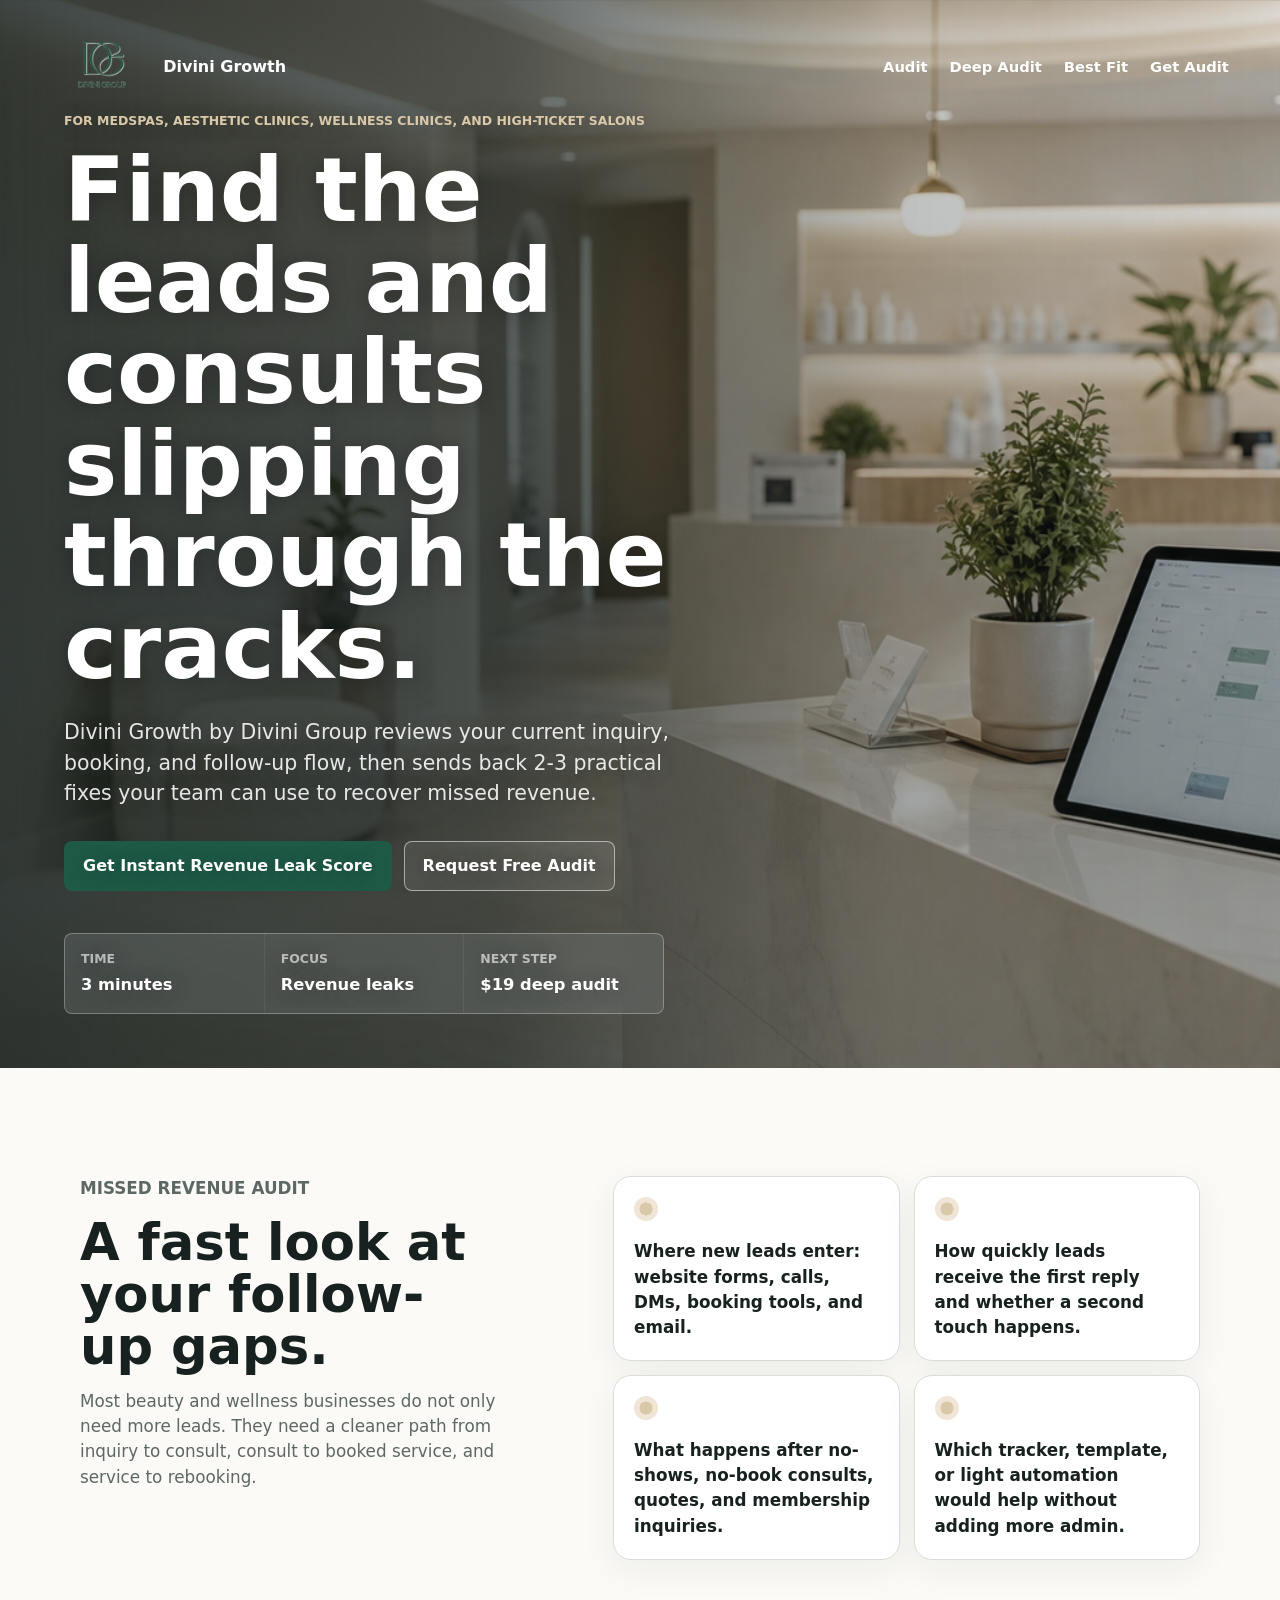
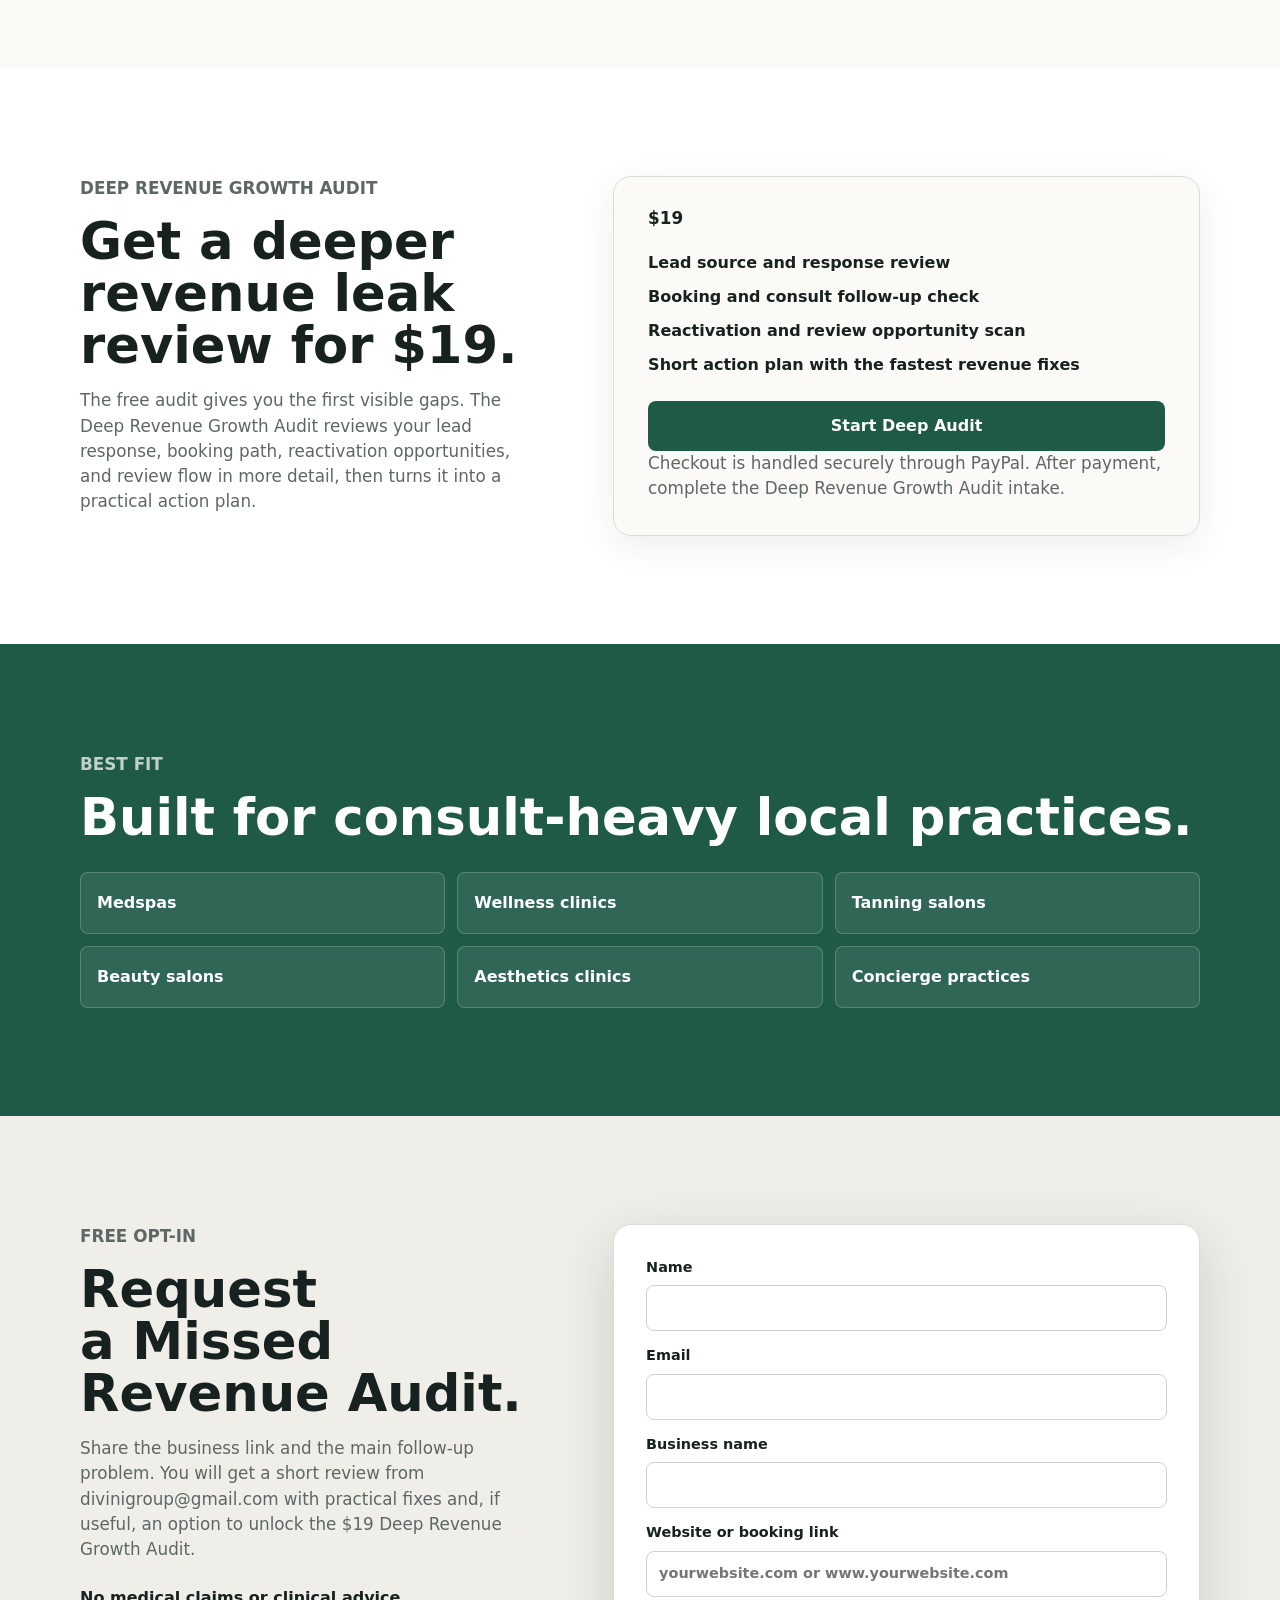
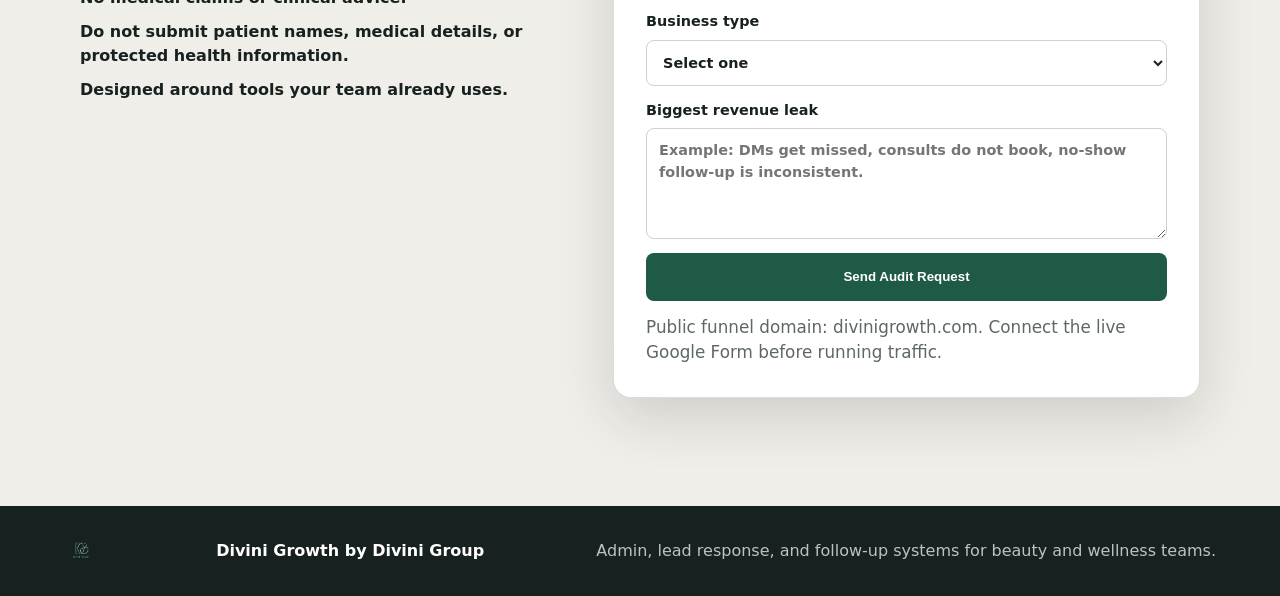
<file: index.html>
<!doctype html>
<html lang="en">
  <head>
    <meta charset="utf-8">
    <meta name="viewport" content="width=device-width, initial-scale=1">
    <title>Divini Growth by Divini Group | Missed Revenue Audit</title>
    <meta name="description" content="A free missed revenue audit for medspas, aesthetic clinics, wellness clinics, and high-ticket salons from Divini Growth by Divini Group.">
    <link rel="icon" type="image/png" href="./assets/logo/divini-logo-transparent.png">
    <link rel="apple-touch-icon" href="./assets/logo/divini-logo-transparent.png">
    <link rel="stylesheet" href="./styles.css">
  </head>
  <body>
    <header class="site-header" aria-label="Site header">
      <a class="brand" href="#top" aria-label="Divini Growth by Divini Group home">
        <img class="brand-logo" src="./assets/logo/divini-logo-transparent.png" alt="Divini Group logo">
        <span>Divini Growth</span>
      </a>
      <nav class="nav-links" aria-label="Main navigation">
        <a href="#audit">Audit</a>
        <a href="#paid-audit">Deep Audit</a>
        <a href="#fit">Best Fit</a>
        <a href="#opt-in">Get Audit</a>
      </nav>
    </header>

    <main id="top">
      <section class="hero" aria-labelledby="hero-title">
        <div class="hero-bg" aria-hidden="true"></div>
        <div class="hero-overlay" aria-hidden="true"></div>
        <div class="hero-content">
          <p class="eyebrow">For medspas, aesthetic clinics, wellness clinics, and high-ticket salons</p>
          <h1 id="hero-title">Find the leads and consults slipping through the cracks.</h1>
          <p class="hero-copy">
            Divini Growth by Divini Group reviews your current inquiry, booking, and follow-up flow, then sends back 2-3 practical fixes your team can use to recover missed revenue.
          </p>
          <div class="hero-actions">
            <a class="button primary" href="./audit.html">Get Instant Revenue Leak Score</a>
            <a class="button secondary" href="#opt-in">Request Free Audit</a>
          </div>
          <dl class="proof-strip" aria-label="Offer details">
            <div>
              <dt>Time</dt>
              <dd>3 minutes</dd>
            </div>
            <div>
              <dt>Focus</dt>
              <dd>Revenue leaks</dd>
            </div>
            <div>
              <dt>Next step</dt>
              <dd>$19 deep audit</dd>
            </div>
          </dl>
        </div>
      </section>

      <section class="section" id="audit" aria-labelledby="audit-title">
        <div class="section-inner two-column">
          <div>
            <p class="section-kicker">Missed Revenue Audit</p>
            <h2 id="audit-title">A fast look at your follow-up gaps.</h2>
            <p>
              Most beauty and wellness businesses do not only need more leads. They need a cleaner path from inquiry to consult, consult to booked service, and service to rebooking.
            </p>
          </div>
          <div class="check-grid" aria-label="Audit checkpoints">
            <div class="check-item">
              <span aria-hidden="true"></span>
              <p>Where new leads enter: website forms, calls, DMs, booking tools, and email.</p>
            </div>
            <div class="check-item">
              <span aria-hidden="true"></span>
              <p>How quickly leads receive the first reply and whether a second touch happens.</p>
            </div>
            <div class="check-item">
              <span aria-hidden="true"></span>
              <p>What happens after no-shows, no-book consults, quotes, and membership inquiries.</p>
            </div>
            <div class="check-item">
              <span aria-hidden="true"></span>
              <p>Which tracker, template, or light automation would help without adding more admin.</p>
            </div>
          </div>
        </div>
      </section>

      <section class="section paid-audit" id="paid-audit" aria-labelledby="paid-audit-title">
        <div class="section-inner two-column">
          <div>
            <p class="section-kicker">Deep Revenue Growth Audit</p>
            <h2 id="paid-audit-title">Get a deeper revenue leak review for $19.</h2>
            <p>
              The free audit gives you the first visible gaps. The Deep Revenue Growth Audit reviews your lead response, booking path, reactivation opportunities, and review flow in more detail, then turns it into a practical action plan.
            </p>
          </div>
          <div class="offer-box">
            <p class="offer-price">$19</p>
            <ul class="plain-list">
              <li>Lead source and response review</li>
              <li>Booking and consult follow-up check</li>
              <li>Reactivation and review opportunity scan</li>
              <li>Short action plan with the fastest revenue fixes</li>
            </ul>
            <a class="button primary full" id="paidAuditLink" href="#" data-payment-provider="paypal">Start Deep Audit</a>
            <p class="form-note">
              Checkout is handled securely through PayPal. After payment, complete the Deep Revenue Growth Audit intake.
            </p>
          </div>
        </div>
      </section>

      <section class="section contrast" id="fit" aria-labelledby="fit-title">
        <div class="section-inner">
          <p class="section-kicker">Best fit</p>
          <h2 id="fit-title">Built for consult-heavy local practices.</h2>
          <div class="fit-list" aria-label="Best fit business types">
            <span>Medspas</span>
            <span>Wellness clinics</span>
            <span>Tanning salons</span>
            <span>Beauty salons</span>
            <span>Aesthetics clinics</span>
            <span>Concierge practices</span>
          </div>
        </div>
      </section>

      <section class="section form-section" id="opt-in" aria-labelledby="form-title">
        <div class="section-inner form-layout">
          <div>
          <p class="section-kicker">Free opt-in</p>
            <h2 id="form-title">Request a Missed Revenue Audit.</h2>
            <p>
              Share the business link and the main follow-up problem. You will get a short review from divinigroup@gmail.com with practical fixes and, if useful, an option to unlock the $19 Deep Revenue Growth Audit.
            </p>
            <ul class="plain-list">
              <li>No medical claims or clinical advice.</li>
              <li>Do not submit patient names, medical details, or protected health information.</li>
              <li>Designed around tools your team already uses.</li>
            </ul>
          </div>

          <form class="lead-form" id="leadForm">
            <label>
              Name
              <input name="name" autocomplete="name" required>
            </label>
            <label>
              Email
              <input type="email" name="email" autocomplete="email" required>
            </label>
            <label>
              Business name
              <input name="business" autocomplete="organization" required>
            </label>
            <label>
              Website or booking link
              <input type="text" name="website" inputmode="url" placeholder="yourwebsite.com or www.yourwebsite.com" required>
            </label>
            <label>
              Business type
              <select name="business_type" required>
                <option value="">Select one</option>
                <option>Medspa</option>
                <option>Wellness clinic</option>
                <option>Aesthetics clinic</option>
                <option>Functional or concierge clinic</option>
                <option>High-ticket salon</option>
                <option>Tanning salon</option>
                <option>Other consult-heavy business</option>
              </select>
            </label>
            <label>
              Biggest revenue leak
              <textarea name="issue" rows="4" placeholder="Example: DMs get missed, consults do not book, no-show follow-up is inconsistent." required></textarea>
            </label>
            <button class="button primary full" type="submit">Send Audit Request</button>
            <p class="form-note">
              Public funnel domain: divinigrowth.com. Connect the live Google Form before running traffic.
            </p>
          </form>
        </div>
      </section>
    </main>

    <footer class="site-footer">
      <img class="footer-logo" src="./assets/logo/divini-logo-transparent.png" alt="Divini Group logo">
      <span>Divini Growth by Divini Group</span>
      <span>Admin, lead response, and follow-up systems for beauty and wellness teams.</span>
    </footer>

    <script src="./script.js"></script>
  </body>
</html>
</file>
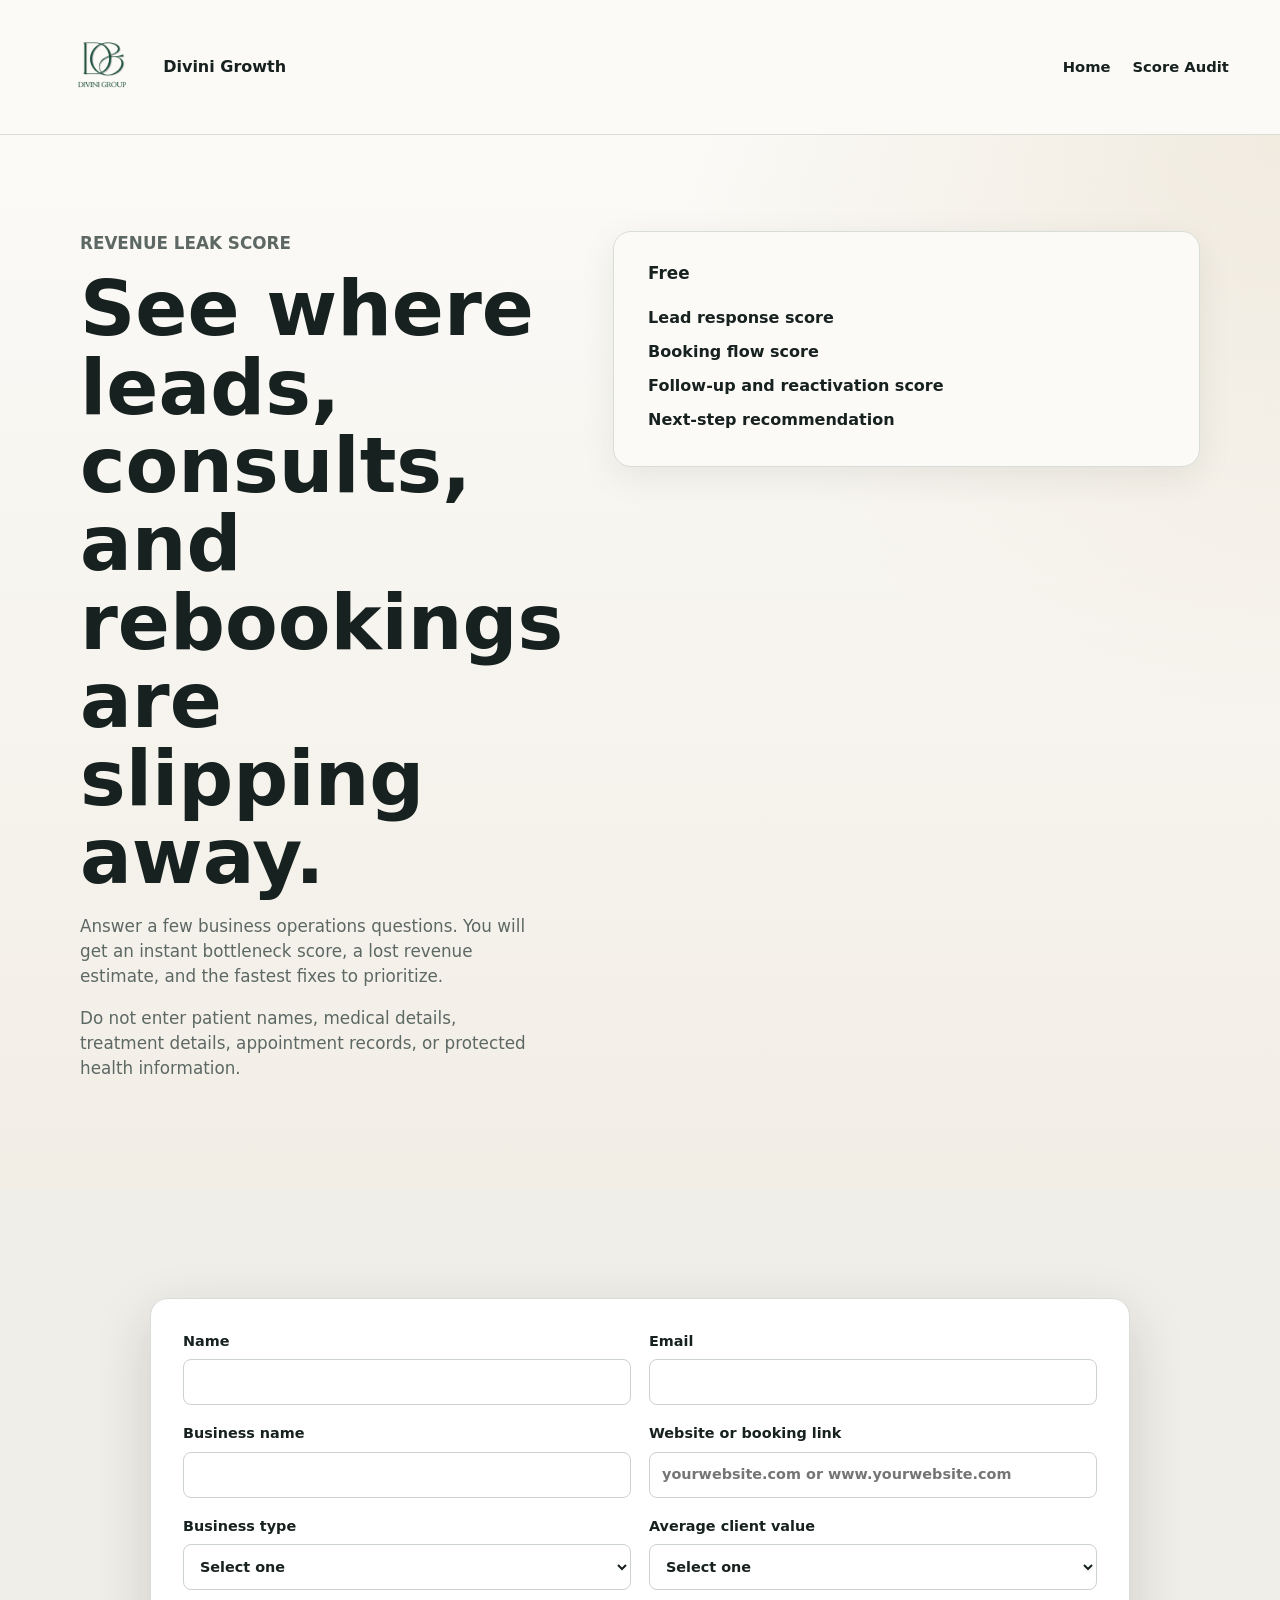
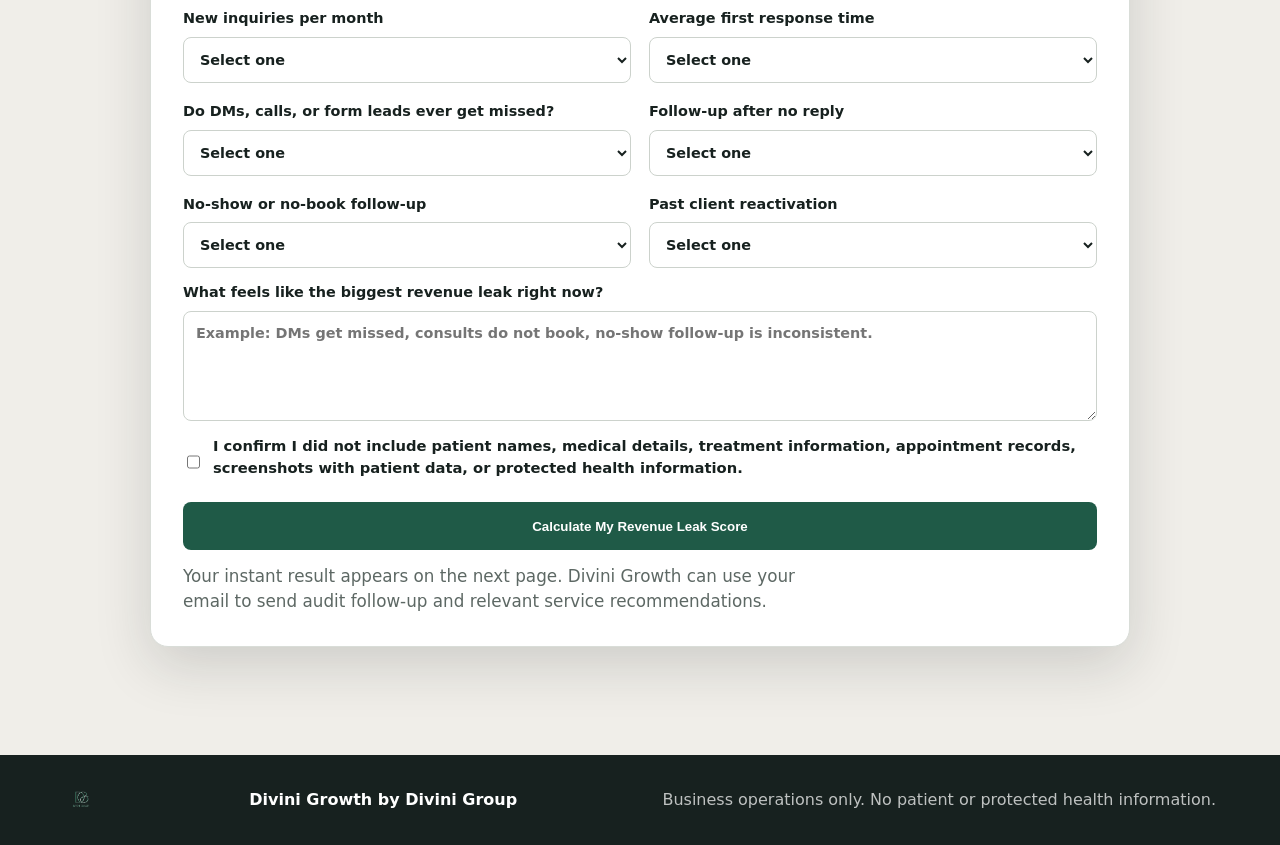
<file: audit.html>
<!doctype html>
<html lang="en">
  <head>
    <meta charset="utf-8">
    <meta name="viewport" content="width=device-width, initial-scale=1">
    <title>Revenue Leak Score | Divini Growth by Divini Group</title>
    <meta name="description" content="Get an instant Revenue Leak Score for your medspa, wellness clinic, aesthetics clinic, salon, or consult-heavy business.">
    <link rel="icon" type="image/png" href="./assets/logo/divini-logo-transparent.png">
    <link rel="stylesheet" href="./styles.css">
  </head>
  <body class="audit-page">
    <header class="site-header audit-header" aria-label="Site header">
      <a class="brand" href="./index.html" aria-label="Divini Growth home">
        <img class="brand-logo" src="./assets/logo/divini-logo-transparent.png" alt="Divini Group logo">
        <span>Divini Growth</span>
      </a>
      <nav class="nav-links" aria-label="Main navigation">
        <a href="./index.html">Home</a>
        <a href="#score-form">Score Audit</a>
      </nav>
    </header>

    <main>
      <section class="section audit-hero">
        <div class="section-inner two-column">
          <div>
            <p class="section-kicker">Revenue Leak Score</p>
            <h1>See where leads, consults, and rebookings are slipping away.</h1>
            <p>
              Answer a few business operations questions. You will get an instant bottleneck score, a lost revenue estimate, and the fastest fixes to prioritize.
            </p>
            <p class="form-note">Do not enter patient names, medical details, treatment details, appointment records, or protected health information.</p>
          </div>
          <div class="offer-box">
            <p class="offer-price">Free</p>
            <ul class="plain-list">
              <li>Lead response score</li>
              <li>Booking flow score</li>
              <li>Follow-up and reactivation score</li>
              <li>Next-step recommendation</li>
            </ul>
          </div>
        </div>
      </section>

      <section class="section form-section" id="score-form">
        <div class="section-inner">
          <form class="lead-form audit-form" id="revenueLeakForm">
            <div class="form-grid">
              <label>
                Name
                <input name="name" autocomplete="name" required>
              </label>
              <label>
                Email
                <input type="email" name="email" autocomplete="email" required>
              </label>
              <label>
                Business name
                <input name="business" autocomplete="organization" required>
              </label>
              <label>
                Website or booking link
                <input type="text" name="website" inputmode="url" placeholder="yourwebsite.com or www.yourwebsite.com" required>
              </label>
              <label>
                Business type
                <select name="business_type" required>
                  <option value="">Select one</option>
                  <option>Medspa</option>
                  <option>Aesthetic clinic</option>
                  <option>Wellness clinic</option>
                  <option>Functional or concierge clinic</option>
                  <option>High-ticket salon</option>
                  <option>Tanning salon</option>
                  <option>Other consult-heavy business</option>
                </select>
              </label>
              <label>
                Average client value
                <select name="avg_value" required>
                  <option value="">Select one</option>
                  <option value="150">Under $200</option>
                  <option value="350">$200 to $500</option>
                  <option value="750">$500 to $1,000</option>
                  <option value="1500">$1,000+</option>
                </select>
              </label>
              <label>
                New inquiries per month
                <select name="monthly_leads" required>
                  <option value="">Select one</option>
                  <option value="10">Under 20</option>
                  <option value="35">20 to 50</option>
                  <option value="75">50 to 100</option>
                  <option value="125">100+</option>
                </select>
              </label>
              <label>
                Average first response time
                <select name="response_time" required>
                  <option value="">Select one</option>
                  <option value="0">Under 5 minutes</option>
                  <option value="8">5 to 30 minutes</option>
                  <option value="16">Same day</option>
                  <option value="24">Next day or inconsistent</option>
                </select>
              </label>
              <label>
                Do DMs, calls, or form leads ever get missed?
                <select name="missed_leads" required>
                  <option value="">Select one</option>
                  <option value="0">Rarely</option>
                  <option value="10">Sometimes</option>
                  <option value="20">Often</option>
                  <option value="28">I am not sure</option>
                </select>
              </label>
              <label>
                Follow-up after no reply
                <select name="follow_up" required>
                  <option value="">Select one</option>
                  <option value="0">Consistent 3+ touch follow-up</option>
                  <option value="8">Usually one follow-up</option>
                  <option value="18">Inconsistent</option>
                  <option value="26">No clear system</option>
                </select>
              </label>
              <label>
                No-show or no-book follow-up
                <select name="no_show" required>
                  <option value="">Select one</option>
                  <option value="0">Clear process</option>
                  <option value="8">Sometimes</option>
                  <option value="18">Mostly manual</option>
                  <option value="25">No process</option>
                </select>
              </label>
              <label>
                Past client reactivation
                <select name="reactivation" required>
                  <option value="">Select one</option>
                  <option value="0">Monthly campaign or system</option>
                  <option value="8">Occasional</option>
                  <option value="18">Rarely</option>
                  <option value="24">No system</option>
                </select>
              </label>
            </div>

            <label>
              What feels like the biggest revenue leak right now?
              <textarea name="issue" rows="4" placeholder="Example: DMs get missed, consults do not book, no-show follow-up is inconsistent." required></textarea>
            </label>

            <label class="checkbox-label">
              <input type="checkbox" name="privacy" required>
              I confirm I did not include patient names, medical details, treatment information, appointment records, screenshots with patient data, or protected health information.
            </label>

            <button class="button primary full" type="submit">Calculate My Revenue Leak Score</button>
            <p class="form-note">Your instant result appears on the next page. Divini Growth can use your email to send audit follow-up and relevant service recommendations.</p>
          </form>
        </div>
      </section>
    </main>

    <footer class="site-footer">
      <img class="footer-logo" src="./assets/logo/divini-logo-transparent.png" alt="Divini Group logo">
      <span>Divini Growth by Divini Group</span>
      <span>Business operations only. No patient or protected health information.</span>
    </footer>

    <script src="./score.js"></script>
  </body>
</html>
</file>
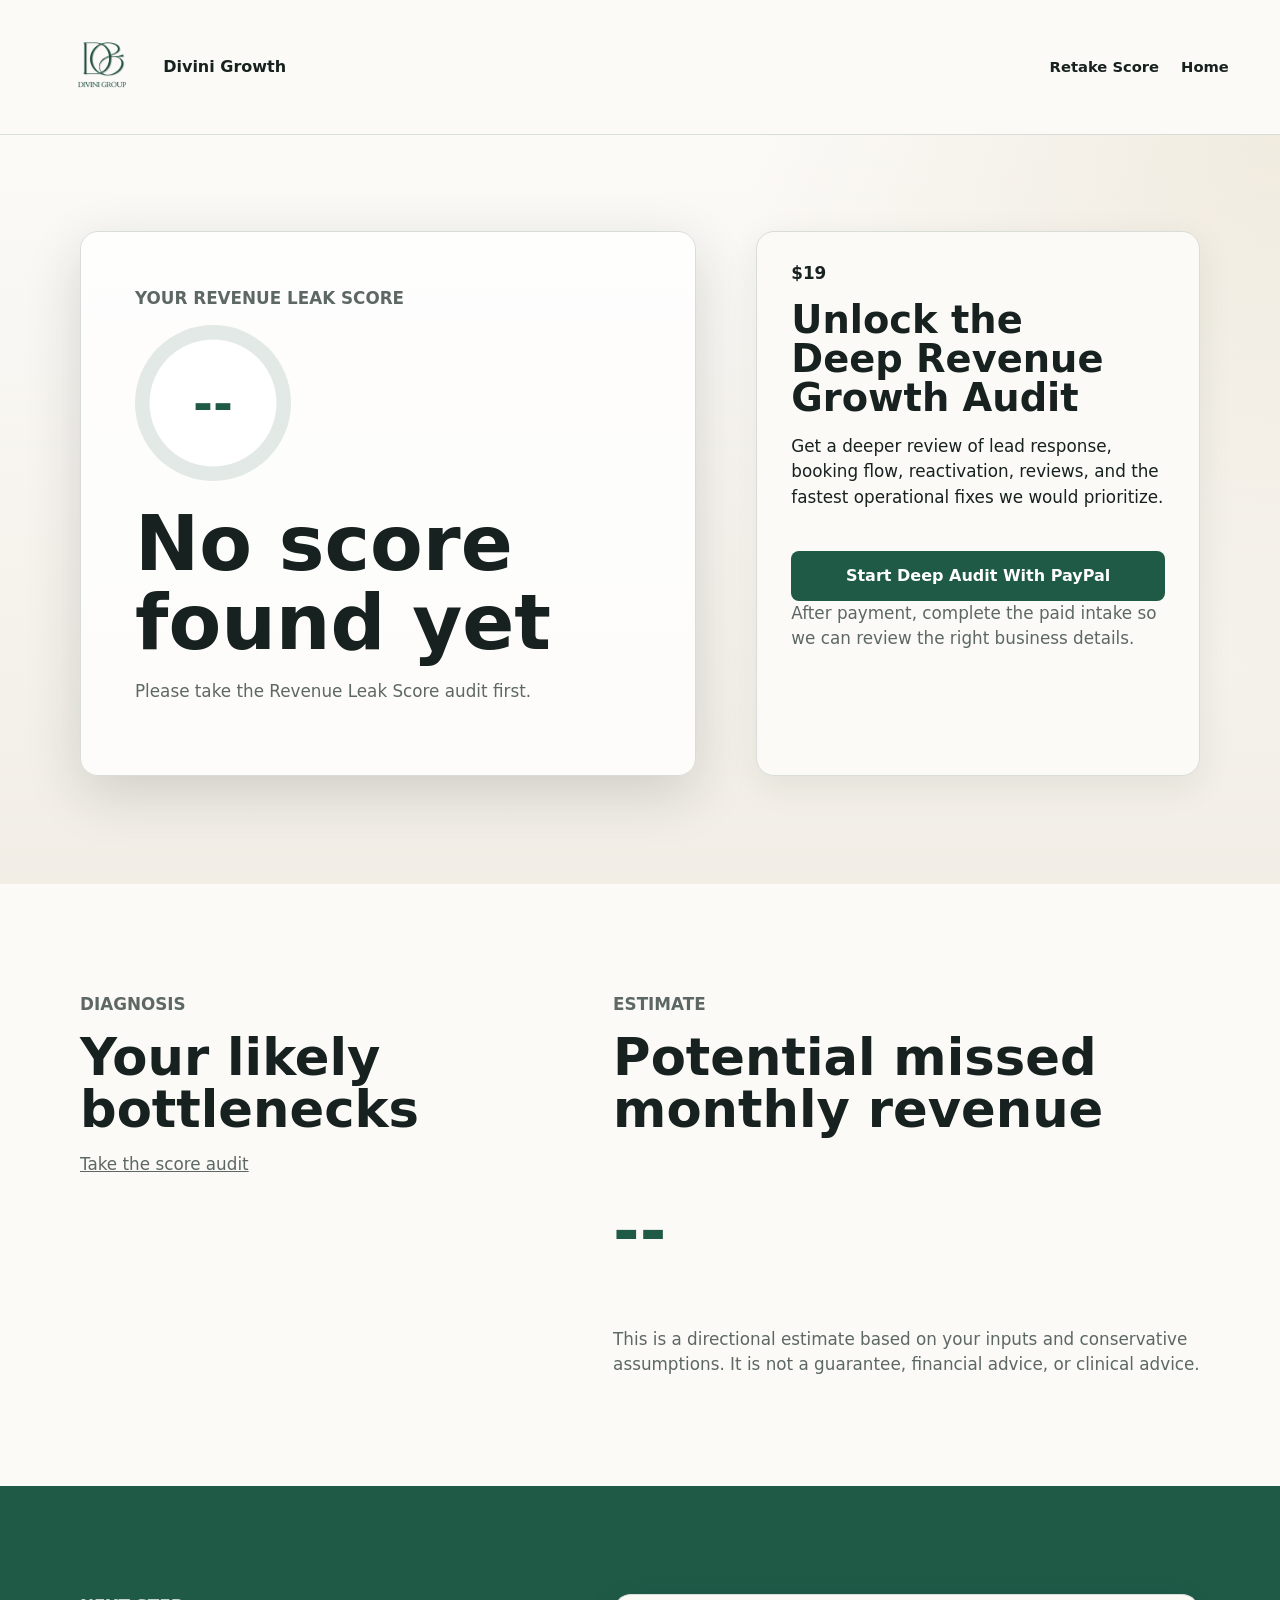
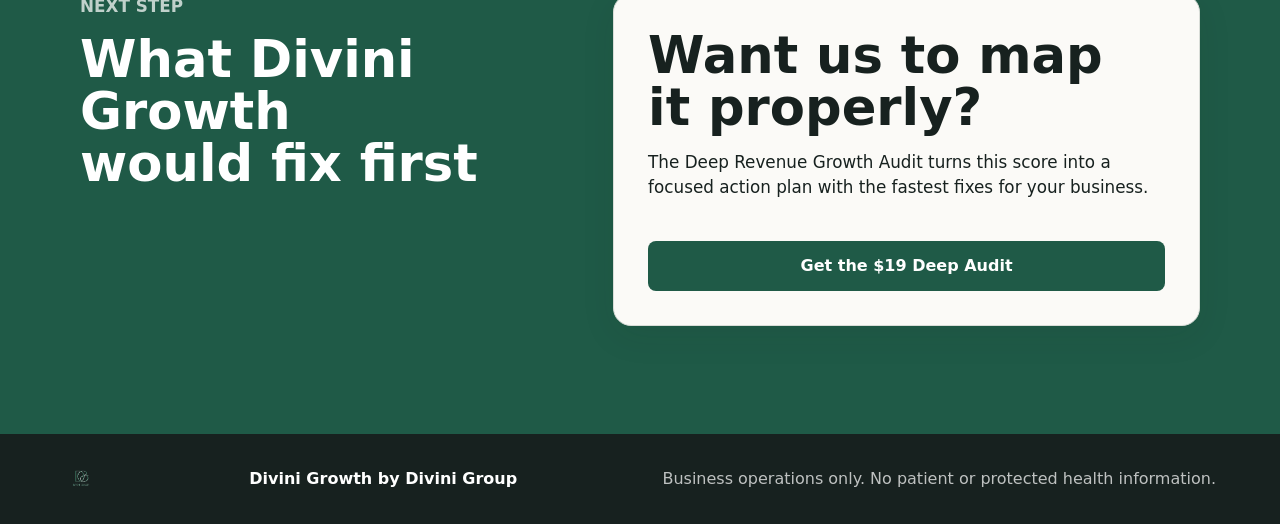
<file: results.html>
<!doctype html>
<html lang="en">
  <head>
    <meta charset="utf-8">
    <meta name="viewport" content="width=device-width, initial-scale=1">
    <title>Your Revenue Leak Score | Divini Growth</title>
    <meta name="description" content="Your Divini Growth Revenue Leak Score and recommended next steps.">
    <link rel="icon" type="image/png" href="./assets/logo/divini-logo-transparent.png">
    <link rel="stylesheet" href="./styles.css">
  </head>
  <body class="results-page">
    <header class="site-header audit-header" aria-label="Site header">
      <a class="brand" href="./index.html" aria-label="Divini Growth home">
        <img class="brand-logo" src="./assets/logo/divini-logo-transparent.png" alt="Divini Group logo">
        <span>Divini Growth</span>
      </a>
      <nav class="nav-links" aria-label="Main navigation">
        <a href="./audit.html">Retake Score</a>
        <a href="./index.html">Home</a>
      </nav>
    </header>

    <main>
      <section class="section results-hero">
        <div class="section-inner results-layout">
          <div class="score-card">
            <p class="section-kicker">Your Revenue Leak Score</p>
            <div class="score-ring" id="scoreRing"><span id="scoreValue">--</span></div>
            <h1 id="resultHeadline">Calculating your result...</h1>
            <p id="resultSummary">If you do not see a result, retake the score audit.</p>
          </div>
          <div class="offer-box results-offer">
            <p class="offer-price">$19</p>
            <h2>Unlock the Deep Revenue Growth Audit</h2>
            <p>
              Get a deeper review of lead response, booking flow, reactivation, reviews, and the fastest operational fixes we would prioritize.
            </p>
            <a class="button primary full" id="paypalResultLink" href="https://www.paypal.com/ncp/payment/UPW2A82RZCY6A">Start Deep Audit With PayPal</a>
            <p class="form-note">After payment, complete the paid intake so we can review the right business details.</p>
          </div>
        </div>
      </section>

      <section class="section">
        <div class="section-inner two-column">
          <div>
            <p class="section-kicker">Diagnosis</p>
            <h2>Your likely bottlenecks</h2>
            <div class="diagnosis-list" id="diagnosisList"></div>
          </div>
          <div>
            <p class="section-kicker">Estimate</p>
            <h2>Potential missed monthly revenue</h2>
            <p class="big-estimate" id="revenueEstimate">--</p>
            <p class="form-note">This is a directional estimate based on your inputs and conservative assumptions. It is not a guarantee, financial advice, or clinical advice.</p>
          </div>
        </div>
      </section>

      <section class="section contrast">
        <div class="section-inner two-column">
          <div>
            <p class="section-kicker">Next step</p>
            <h2>What Divini Growth would fix first</h2>
            <ul class="plain-list" id="fixList"></ul>
          </div>
          <div class="offer-box">
            <h2>Want us to map it properly?</h2>
            <p>The Deep Revenue Growth Audit turns this score into a focused action plan with the fastest fixes for your business.</p>
            <a class="button primary full" href="https://www.paypal.com/ncp/payment/UPW2A82RZCY6A">Get the $19 Deep Audit</a>
          </div>
        </div>
      </section>
    </main>

    <footer class="site-footer">
      <img class="footer-logo" src="./assets/logo/divini-logo-transparent.png" alt="Divini Group logo">
      <span>Divini Growth by Divini Group</span>
      <span>Business operations only. No patient or protected health information.</span>
    </footer>

    <script src="./results.js"></script>
  </body>
</html>
</file>
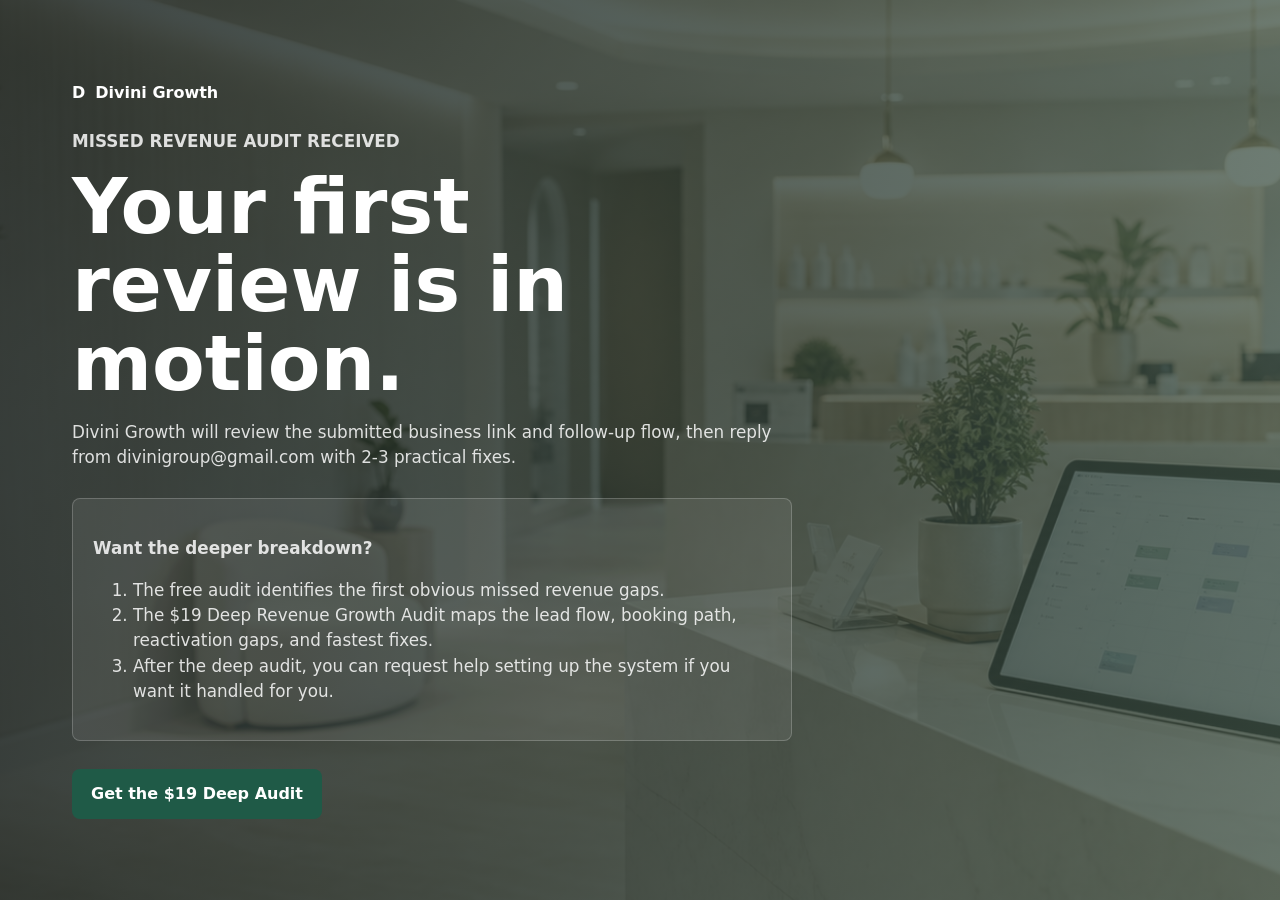
<file: thank-you.html>
<!doctype html>
<html lang="en">
  <head>
    <meta charset="utf-8">
    <meta name="viewport" content="width=device-width, initial-scale=1">
    <title>Missed Revenue Audit Received | Divini Growth by Divini Group</title>
    <meta name="description" content="Thank you for requesting a Missed Revenue Audit from Divini Growth by Divini Group.">
    <link rel="stylesheet" href="./styles.css">
  </head>
  <body class="thank-you-page">
    <main class="thank-you-wrap">
      <a class="brand" href="./index.html" aria-label="Divini Growth by Divini Group home">
        <span class="brand-mark" aria-hidden="true">D</span>
        <span>Divini Growth</span>
      </a>
      <section class="thank-you-panel" aria-labelledby="thanks-title">
        <p class="eyebrow">Missed Revenue Audit received</p>
        <h1 id="thanks-title">Your first review is in motion.</h1>
        <p>
          Divini Growth will review the submitted business link and follow-up flow, then reply from divinigroup@gmail.com with 2-3 practical fixes.
        </p>
        <div class="next-steps">
          <p><strong>Want the deeper breakdown?</strong></p>
          <ol>
            <li>The free audit identifies the first obvious missed revenue gaps.</li>
            <li>The $19 Deep Revenue Growth Audit maps the lead flow, booking path, reactivation gaps, and fastest fixes.</li>
            <li>After the deep audit, you can request help setting up the system if you want it handled for you.</li>
          </ol>
        </div>
        <a class="button primary" href="./index.html#paid-audit">Get the $19 Deep Audit</a>
      </section>
    </main>
  </body>
</html>
</file>
<file: styles.css>
:root {
  --ink: #17211f;
  --muted: #5d6864;
  --line: #d9ddd8;
  --paper: #fbfaf7;
  --surface: #ffffff;
  --sage: #5f756a;
  --sage-dark: #1f5a47;
  --clay: #a7654c;
  --gold: #d9c9aa;
  --shadow: 0 18px 55px rgba(23, 33, 31, 0.16);
}

* {
  box-sizing: border-box;
}

html {
  scroll-behavior: smooth;
}

body {
  margin: 0;
  color: var(--ink);
  background: var(--paper);
  font-family: Inter, ui-sans-serif, system-ui, -apple-system, BlinkMacSystemFont, "Segoe UI", sans-serif;
  line-height: 1.5;
}

a {
  color: inherit;
}

.site-header {
  position: fixed;
  inset: 0 0 auto;
  z-index: 10;
  display: flex;
  align-items: center;
  justify-content: space-between;
  gap: 24px;
  padding: 16px clamp(18px, 4vw, 56px);
  color: #ffffff;
}

.brand {
  display: inline-flex;
  align-items: center;
  gap: 10px;
  font-weight: 760;
  text-decoration: none;
}

.brand-logo {
  display: block;
  flex: 0 0 auto;
  width: 102px;
  height: 102px;
  object-fit: contain;
}

.nav-links {
  display: flex;
  gap: 22px;
  font-size: 0.92rem;
  font-weight: 650;
}

.nav-links a {
  text-decoration: none;
}

.hero {
  position: relative;
  min-height: 92vh;
  display: grid;
  align-items: center;
  overflow: hidden;
  padding: 112px clamp(18px, 5vw, 72px) 54px;
}

.hero-bg,
.hero-overlay {
  position: absolute;
  inset: 0;
}

.hero-bg {
  background-image: url("./assets/divini-hero.png");
  background-position: center;
  background-size: cover;
}

.hero-overlay {
  background:
    linear-gradient(90deg, rgba(24, 33, 31, 0.82) 0%, rgba(24, 33, 31, 0.66) 39%, rgba(24, 33, 31, 0.18) 70%, rgba(24, 33, 31, 0.08) 100%),
    linear-gradient(0deg, rgba(24, 33, 31, 0.36), rgba(24, 33, 31, 0.06));
}

.hero-content {
  position: relative;
  z-index: 1;
  max-width: 720px;
  color: #ffffff;
}

.eyebrow,
.section-kicker {
  margin: 0 0 14px;
  color: var(--gold);
  font-size: 0.78rem;
  font-weight: 800;
  letter-spacing: 0;
  text-transform: uppercase;
}

h1,
h2 {
  margin: 0;
  letter-spacing: 0;
  line-height: 1.02;
}

h1 {
  max-width: 700px;
  font-size: clamp(3rem, 7vw, 5.9rem);
}

h2 {
  font-size: clamp(2rem, 4vw, 3.4rem);
}

.hero-copy {
  max-width: 610px;
  margin: 24px 0 0;
  color: rgba(255, 255, 255, 0.88);
  font-size: clamp(1.08rem, 2vw, 1.28rem);
}

.hero-actions {
  display: flex;
  flex-wrap: wrap;
  gap: 12px;
  margin-top: 32px;
}

.button {
  display: inline-flex;
  min-height: 48px;
  align-items: center;
  justify-content: center;
  border: 1px solid transparent;
  border-radius: 8px;
  padding: 12px 18px;
  font-weight: 760;
  text-decoration: none;
  cursor: pointer;
}

.button.primary {
  background: var(--sage-dark);
  color: #ffffff;
}

.button.secondary {
  border-color: rgba(255, 255, 255, 0.52);
  background: rgba(255, 255, 255, 0.08);
  color: #ffffff;
}

.button.full {
  width: 100%;
}

.proof-strip {
  display: grid;
  max-width: 600px;
  grid-template-columns: repeat(3, 1fr);
  gap: 1px;
  margin: 42px 0 0;
  overflow: hidden;
  border: 1px solid rgba(255, 255, 255, 0.24);
  border-radius: 8px;
  background: rgba(255, 255, 255, 0.16);
  backdrop-filter: blur(12px);
}

.proof-strip div {
  padding: 16px;
  background: rgba(24, 33, 31, 0.16);
}

.proof-strip dt {
  color: rgba(255, 255, 255, 0.62);
  font-size: 0.78rem;
  font-weight: 740;
  text-transform: uppercase;
}

.proof-strip dd {
  margin: 4px 0 0;
  font-size: 1.02rem;
  font-weight: 780;
}

.section {
  padding: clamp(64px, 9vw, 108px) clamp(18px, 5vw, 72px);
}

.section-inner {
  width: min(1120px, 100%);
  margin: 0 auto;
}

.two-column,
.form-layout {
  display: grid;
  grid-template-columns: minmax(0, 0.88fr) minmax(320px, 1.12fr);
  gap: clamp(32px, 6vw, 72px);
  align-items: start;
}

.section p {
  max-width: 640px;
  color: var(--muted);
  font-size: 1.05rem;
}

.check-grid {
  display: grid;
  grid-template-columns: repeat(2, minmax(0, 1fr));
  gap: 14px;
}

.check-item {
  min-height: 150px;
  padding: 20px;
  border: 1px solid var(--line);
  border-radius: 8px;
  background: var(--surface);
  box-shadow: 0 10px 35px rgba(24, 33, 31, 0.06);
}

.check-item span {
  display: block;
  width: 24px;
  height: 24px;
  margin-bottom: 18px;
  border-radius: 50%;
  background: radial-gradient(circle at 50% 50%, var(--gold) 0 38%, rgba(196, 155, 99, 0.26) 39% 100%);
}

.check-item p {
  margin: 0;
  color: var(--ink);
  font-weight: 620;
}

.contrast {
  background: var(--sage-dark);
  color: #ffffff;
}

.paid-audit {
  background: #ffffff;
}

.offer-box {
  padding: clamp(22px, 4vw, 34px);
  border: 1px solid var(--line);
  border-radius: 8px;
  background: #fbfaf7;
  box-shadow: 0 10px 35px rgba(24, 33, 31, 0.08);
}

.offer-price {
  margin: 0 0 18px;
  color: var(--ink);
  font-size: clamp(3rem, 6vw, 5rem);
  line-height: 0.95;
  font-weight: 820;
}

.offer-box .button {
  margin-top: 24px;
}

.contrast .section-kicker,
.contrast p {
  color: rgba(255, 255, 255, 0.72);
}

.fit-list {
  display: grid;
  grid-template-columns: repeat(3, minmax(0, 1fr));
  gap: 12px;
  margin-top: 28px;
}

.fit-list span {
  min-height: 62px;
  display: flex;
  align-items: center;
  border: 1px solid rgba(255, 255, 255, 0.2);
  border-radius: 8px;
  padding: 14px 16px;
  background: rgba(255, 255, 255, 0.08);
  font-weight: 720;
}

.form-section {
  background: #f0eee9;
}

.plain-list {
  margin: 24px 0 0;
  padding: 0;
  list-style: none;
}

.plain-list li {
  margin-top: 10px;
  color: var(--ink);
  font-weight: 650;
}

.lead-form {
  display: grid;
  gap: 14px;
  padding: clamp(20px, 4vw, 32px);
  border: 1px solid var(--line);
  border-radius: 8px;
  background: #ffffff;
  box-shadow: var(--shadow);
}

label {
  display: grid;
  gap: 7px;
  color: var(--ink);
  font-size: 0.9rem;
  font-weight: 740;
}

input,
select,
textarea {
  width: 100%;
  min-height: 46px;
  border: 1px solid #ccd2cc;
  border-radius: 8px;
  padding: 11px 12px;
  color: var(--ink);
  background: #ffffff;
  font: inherit;
}

textarea {
  resize: vertical;
}

input:focus,
select:focus,
textarea:focus {
  outline: 3px solid rgba(196, 155, 99, 0.34);
  border-color: var(--gold);
}

.form-note {
  margin: 0;
  color: var(--muted);
  font-size: 0.88rem;
}

.site-footer {
  display: flex;
  flex-wrap: wrap;
  align-items: center;
  justify-content: space-between;
  gap: 16px;
  padding: 28px clamp(18px, 5vw, 72px);
  color: rgba(255, 255, 255, 0.72);
  background: var(--ink);
}

.site-footer span:first-of-type {
  color: #ffffff;
  font-weight: 780;
}

.footer-logo {
  display: block;
  width: 34px;
  height: 34px;
  object-fit: contain;
  margin-right: 6px;
}

.thank-you-page {
  min-height: 100vh;
  background:
    linear-gradient(90deg, rgba(24, 33, 31, 0.84), rgba(64, 83, 71, 0.76)),
    url("./assets/divini-hero.png") center / cover;
}

.thank-you-wrap {
  min-height: 100vh;
  display: grid;
  align-content: center;
  gap: 24px;
  padding: clamp(24px, 6vw, 72px);
  color: #ffffff;
}

.thank-you-panel {
  width: min(720px, 100%);
}

.thank-you-panel h1 {
  font-size: clamp(2.6rem, 6vw, 5rem);
}

.thank-you-panel p,
.thank-you-panel li {
  color: rgba(255, 255, 255, 0.84);
  font-size: 1.05rem;
}

.next-steps {
  margin: 28px 0;
  padding: 20px;
  border: 1px solid rgba(255, 255, 255, 0.2);
  border-radius: 8px;
  background: rgba(255, 255, 255, 0.08);
}

@media (max-width: 820px) {
  .site-header {
    position: absolute;
  }

  .nav-links {
    display: none;
  }

  .hero {
    min-height: 880px;
    align-items: end;
  }

  .hero-overlay {
    background:
      linear-gradient(0deg, rgba(24, 33, 31, 0.88) 0%, rgba(24, 33, 31, 0.7) 52%, rgba(24, 33, 31, 0.08) 100%),
      linear-gradient(90deg, rgba(24, 33, 31, 0.5), rgba(24, 33, 31, 0.1));
  }

  .proof-strip,
  .check-grid,
  .fit-list,
  .two-column,
  .form-layout {
    grid-template-columns: 1fr;
  }

  .proof-strip {
    max-width: 100%;
  }
}

@media (max-width: 520px) {
  h1 {
    font-size: 2.82rem;
  }

  .hero {
    min-height: 780px;
  }

  .hero-actions .button {
    width: 100%;
  }

  .proof-strip {
    grid-template-columns: 1fr;
  }
}

.audit-header {
  position: sticky;
  color: var(--ink);
  background: rgba(251, 250, 247, 0.92);
  border-bottom: 1px solid var(--line);
  backdrop-filter: blur(16px);
}

.audit-header .nav-links a,
.audit-header .brand {
  color: var(--ink);
}

.audit-hero,
.results-hero {
  padding-top: clamp(56px, 8vw, 96px);
  background:
    radial-gradient(circle at top right, rgba(217, 201, 170, 0.3), transparent 36%),
    linear-gradient(180deg, #fbfaf7, #f2eee6);
}

.audit-hero h1,
.results-hero h1 {
  color: var(--ink);
  font-size: clamp(2.6rem, 6vw, 5rem);
}

.form-grid {
  display: grid;
  grid-template-columns: repeat(2, minmax(0, 1fr));
  gap: 18px;
}

.audit-form {
  width: min(980px, 100%);
  margin: 0 auto;
}

.checkbox-label {
  display: grid;
  grid-template-columns: auto 1fr;
  align-items: start;
  gap: 10px;
  font-size: 0.92rem;
  font-weight: 620;
}

.checkbox-label input {
  width: auto;
  margin-top: 4px;
}

.results-layout {
  display: grid;
  grid-template-columns: minmax(0, 1fr) minmax(320px, 0.72fr);
  gap: clamp(28px, 5vw, 60px);
  align-items: stretch;
}

.score-card {
  padding: clamp(28px, 5vw, 54px);
  border: 1px solid var(--line);
  border-radius: 18px;
  background: rgba(255, 255, 255, 0.82);
  box-shadow: var(--shadow);
}

.score-ring {
  --score: 0%;
  display: grid;
  width: 156px;
  height: 156px;
  place-items: center;
  margin-bottom: 24px;
  border-radius: 50%;
  background:
    radial-gradient(circle, #ffffff 0 57%, transparent 58%),
    conic-gradient(var(--sage-dark) var(--score), rgba(31, 90, 71, 0.12) 0);
}

.score-ring span {
  color: var(--sage-dark);
  font-size: 3rem;
  font-weight: 850;
}

.results-offer h2 {
  font-size: clamp(1.8rem, 3vw, 2.6rem);
}

.diagnosis-list {
  display: grid;
  gap: 14px;
}

.big-estimate {
  color: var(--sage-dark) !important;
  font-size: clamp(2.4rem, 5vw, 4.3rem) !important;
  font-weight: 850;
  line-height: 1;
}

@media (max-width: 760px) {
  .form-grid,
  .results-layout {
    grid-template-columns: 1fr;
  }

  .audit-header {
    position: relative;
  }
}

/* Readability and premium polish pass */
.offer-box,
.contrast .offer-box,
.contrast .score-card,
.contrast .check-item {
  color: var(--ink);
}

.offer-box h2,
.offer-box h3,
.offer-box p,
.offer-box li,
.contrast .offer-box h2,
.contrast .offer-box h3,
.contrast .offer-box p,
.contrast .offer-box li {
  color: var(--ink);
}

.contrast .offer-box .form-note,
.offer-box .form-note {
  color: var(--muted);
}

.contrast .plain-list li {
  color: rgba(255, 255, 255, 0.92);
}

.contrast .offer-box .plain-list li {
  color: var(--ink);
}

.section h2,
.section h1,
.audit-hero h1,
.results-hero h1 {
  text-wrap: balance;
}

.hero-content {
  text-shadow: 0 2px 22px rgba(0, 0, 0, 0.28);
}

.lead-form,
.offer-box,
.score-card,
.check-item {
  border-radius: 18px;
}

.button.primary:hover,
.button.secondary:hover {
  transform: translateY(-1px);
  box-shadow: 0 12px 26px rgba(23, 33, 31, 0.16);
}

.button {
  transition: transform 160ms ease, box-shadow 160ms ease, background 160ms ease;
}
</file>
